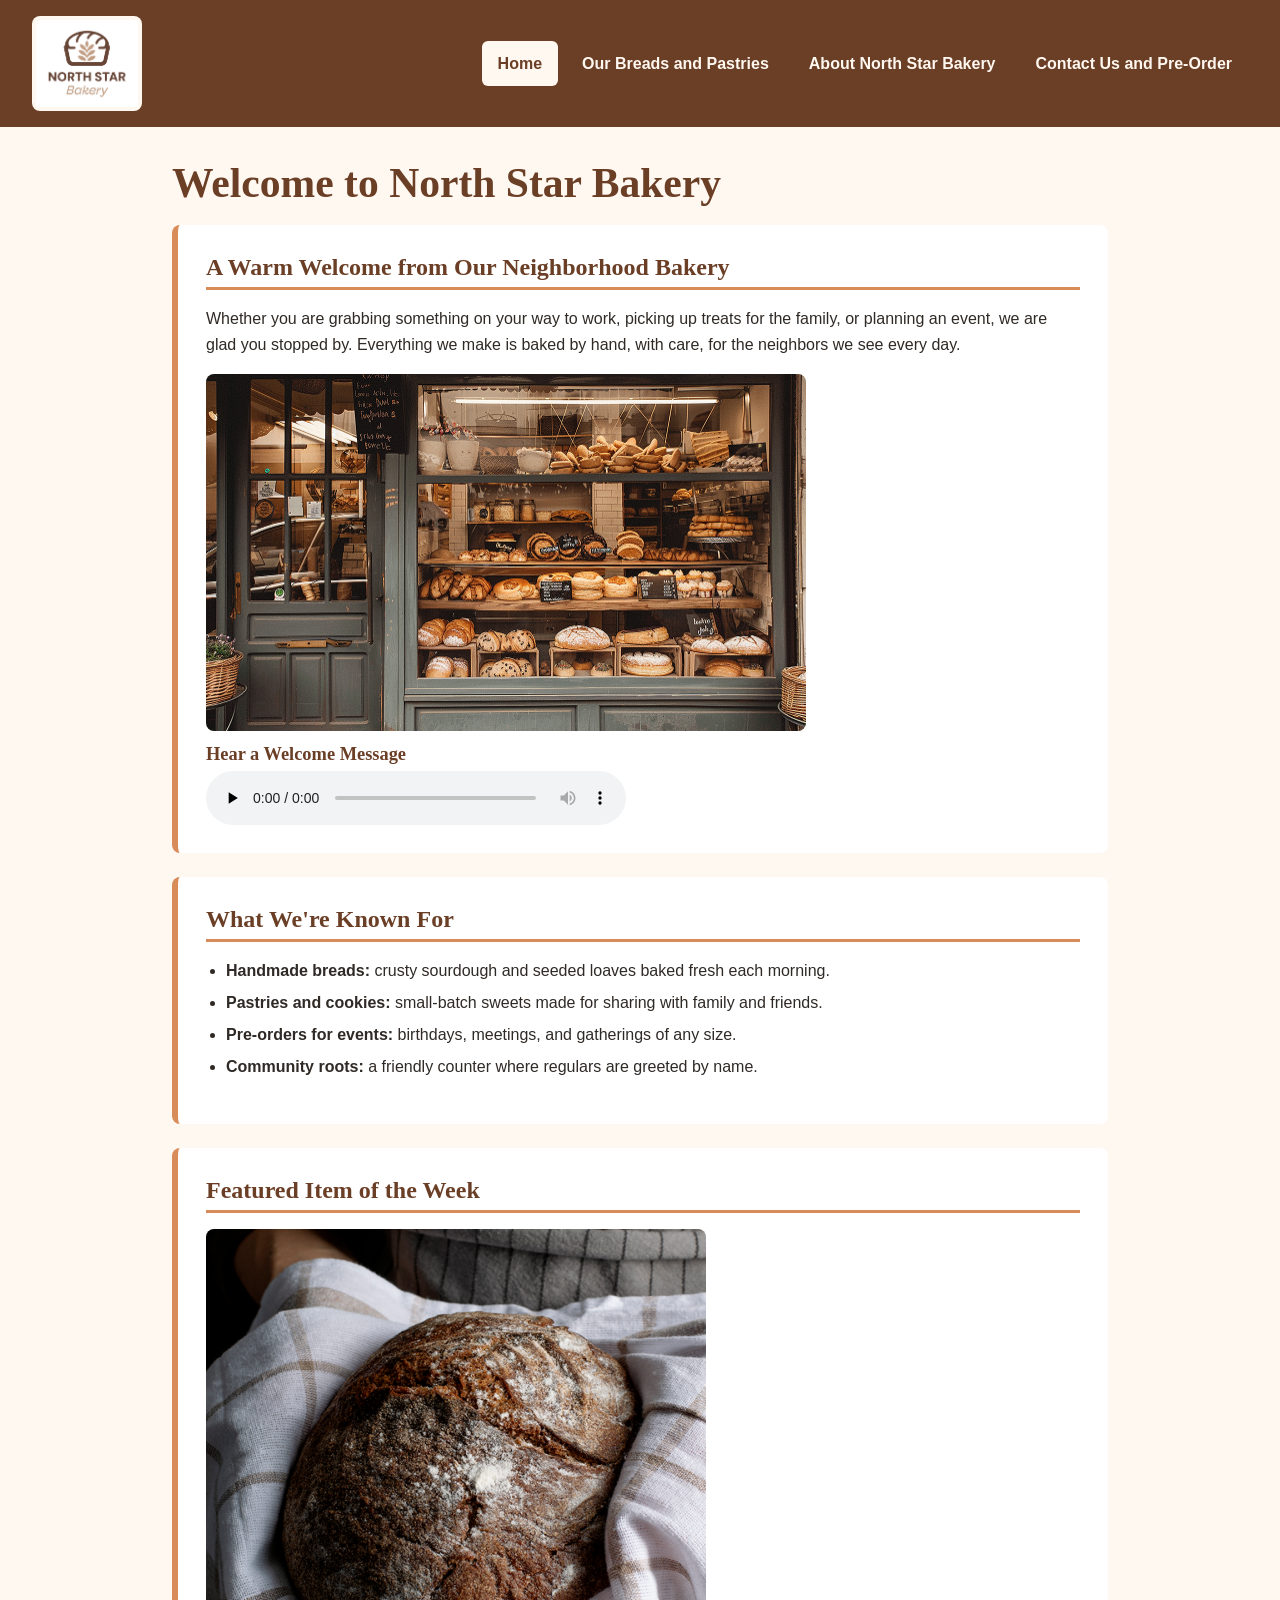
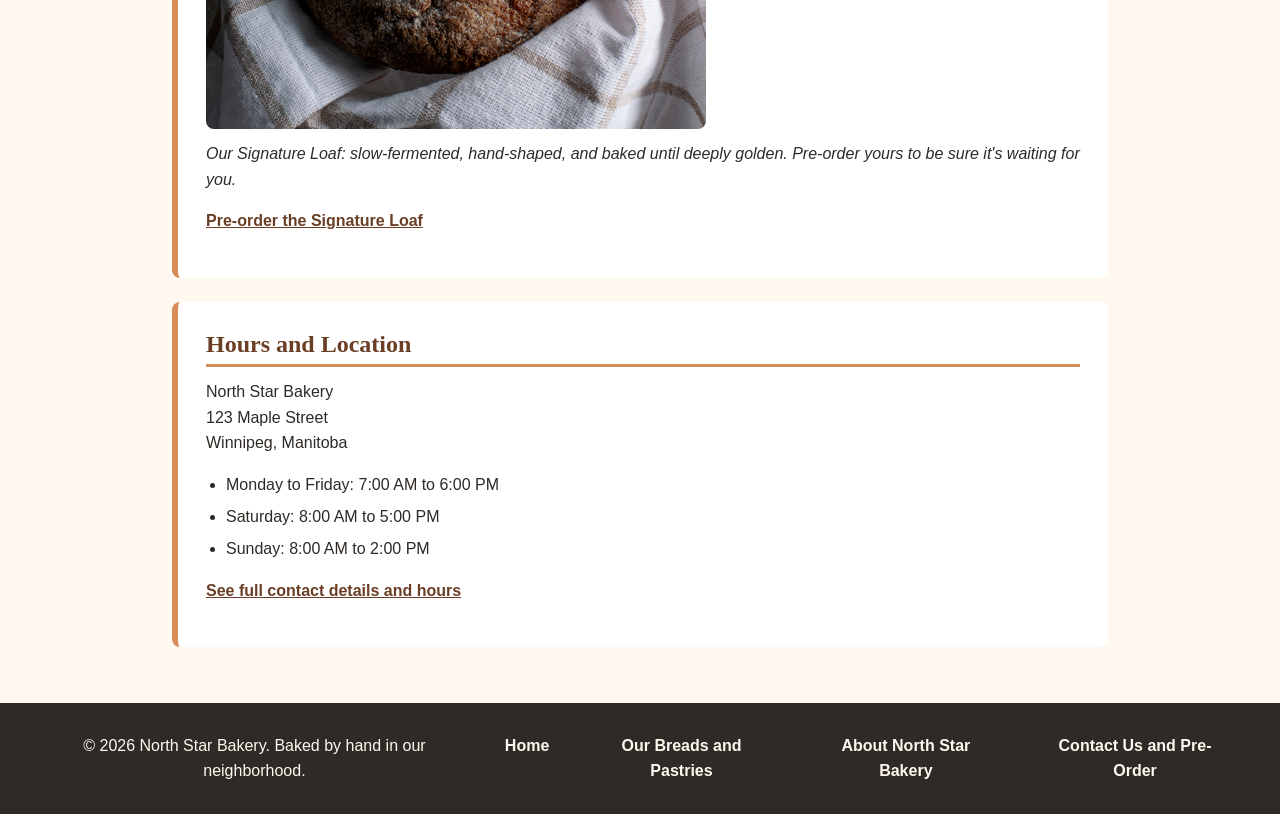
<file: index.html>
<!DOCTYPE html>
<html lang="en">
<head>
  <meta charset="UTF-8">
  <meta name="viewport" content="width=device-width, initial-scale=1.0">
  <meta name="description" content="North Star Bakery is a neighborhood bakery offering handmade breads and pastries, with pre-orders and inquiries welcome.">
  <title>North Star Bakery | Handmade Bread and Pastries</title>
  <link rel="stylesheet" href="styles.css">
</head>
<body>
  <header>
    <img src="bakery-logo.png" alt="North Star Bakery logo: a loaf of bread with a wheat stalk inside" width="200">
    <nav aria-label="Main navigation">
      <ul>
        <li><a href="index.html" aria-current="page">Home</a></li>
        <li><a href="products.html">Our Breads and Pastries</a></li>
        <li><a href="about.html">About North Star Bakery</a></li>
        <li><a href="contact.html">Contact Us and Pre-Order</a></li>
      </ul>
    </nav>
  </header>

  <main>
    <h1>Welcome to North Star Bakery</h1>

    <section aria-labelledby="welcome-heading">
      <h2 id="welcome-heading">A Warm Welcome from Our Neighborhood Bakery</h2>
      <p>Whether you are grabbing something on your way to work, picking up treats for the family, or planning an event, we are glad you stopped by. Everything we make is baked by hand, with care, for the neighbors we see every day.</p>
      <img src="bakery-storefront.jpg" alt="North Star Bakery storefront with a green-grey door and a window full of fresh loaves, rolls, and pastries on wooden shelves" width="600">

      <h3>Hear a Welcome Message</h3>
      <audio controls preload="none">
        <source src="bakery-welcome.mp3" type="audio/mpeg">
        <p>Your browser does not support the audio element. A short spoken welcome from the North Star Bakery team is available as a
          <a href="bakery-welcome.mp3">downloadable MP3 file</a>.</p>
      </audio>
    </section>

    <section aria-labelledby="known-for-heading">
      <h2 id="known-for-heading">What We're Known For</h2>
      <ul>
        <li><strong>Handmade breads:</strong> crusty sourdough and seeded loaves baked fresh each morning.</li>
        <li><strong>Pastries and cookies:</strong> small-batch sweets made for sharing with family and friends.</li>
        <li><strong>Pre-orders for events:</strong> birthdays, meetings, and gatherings of any size.</li>
        <li><strong>Community roots:</strong> a friendly counter where regulars are greeted by name.</li>
      </ul>
    </section>

    <section aria-labelledby="featured-heading">
      <h2 id="featured-heading">Featured Item of the Week</h2>
      <figure>
        <img src="bakery-signature-loaf.jpg" alt="Our Signature Loaf: a round, dark, flour-dusted loaf resting on a white checkered cloth" width="500">
        <figcaption>Our Signature Loaf: slow-fermented, hand-shaped, and baked until deeply golden. Pre-order yours to be sure it's waiting for you.</figcaption>
      </figure>
      <p><a href="contact.html">Pre-order the Signature Loaf</a></p>
    </section>

    <section aria-labelledby="visit-heading">
      <h2 id="visit-heading">Hours and Location</h2>
      <address>
        North Star Bakery<br>
        123 Maple Street<br>
        Winnipeg, Manitoba
      </address>
      <ul>
        <li>Monday to Friday: 7:00 AM to 6:00 PM</li>
        <li>Saturday: 8:00 AM to 5:00 PM</li>
        <li>Sunday: 8:00 AM to 2:00 PM</li>
      </ul>
      <p><a href="contact.html">See full contact details and hours</a></p>
    </section>
  </main>

  <footer>
    <p>&copy; 2026 North Star Bakery. Baked by hand in our neighborhood.</p>
    <nav aria-label="Footer navigation">
      <ul>
        <li><a href="index.html">Home</a></li>
        <li><a href="products.html">Our Breads and Pastries</a></li>
        <li><a href="about.html">About North Star Bakery</a></li>
        <li><a href="contact.html">Contact Us and Pre-Order</a></li>
      </ul>
    </nav>
  </footer>
  <script src="scripts.js" defer></script>
</body>
</html>
</file>
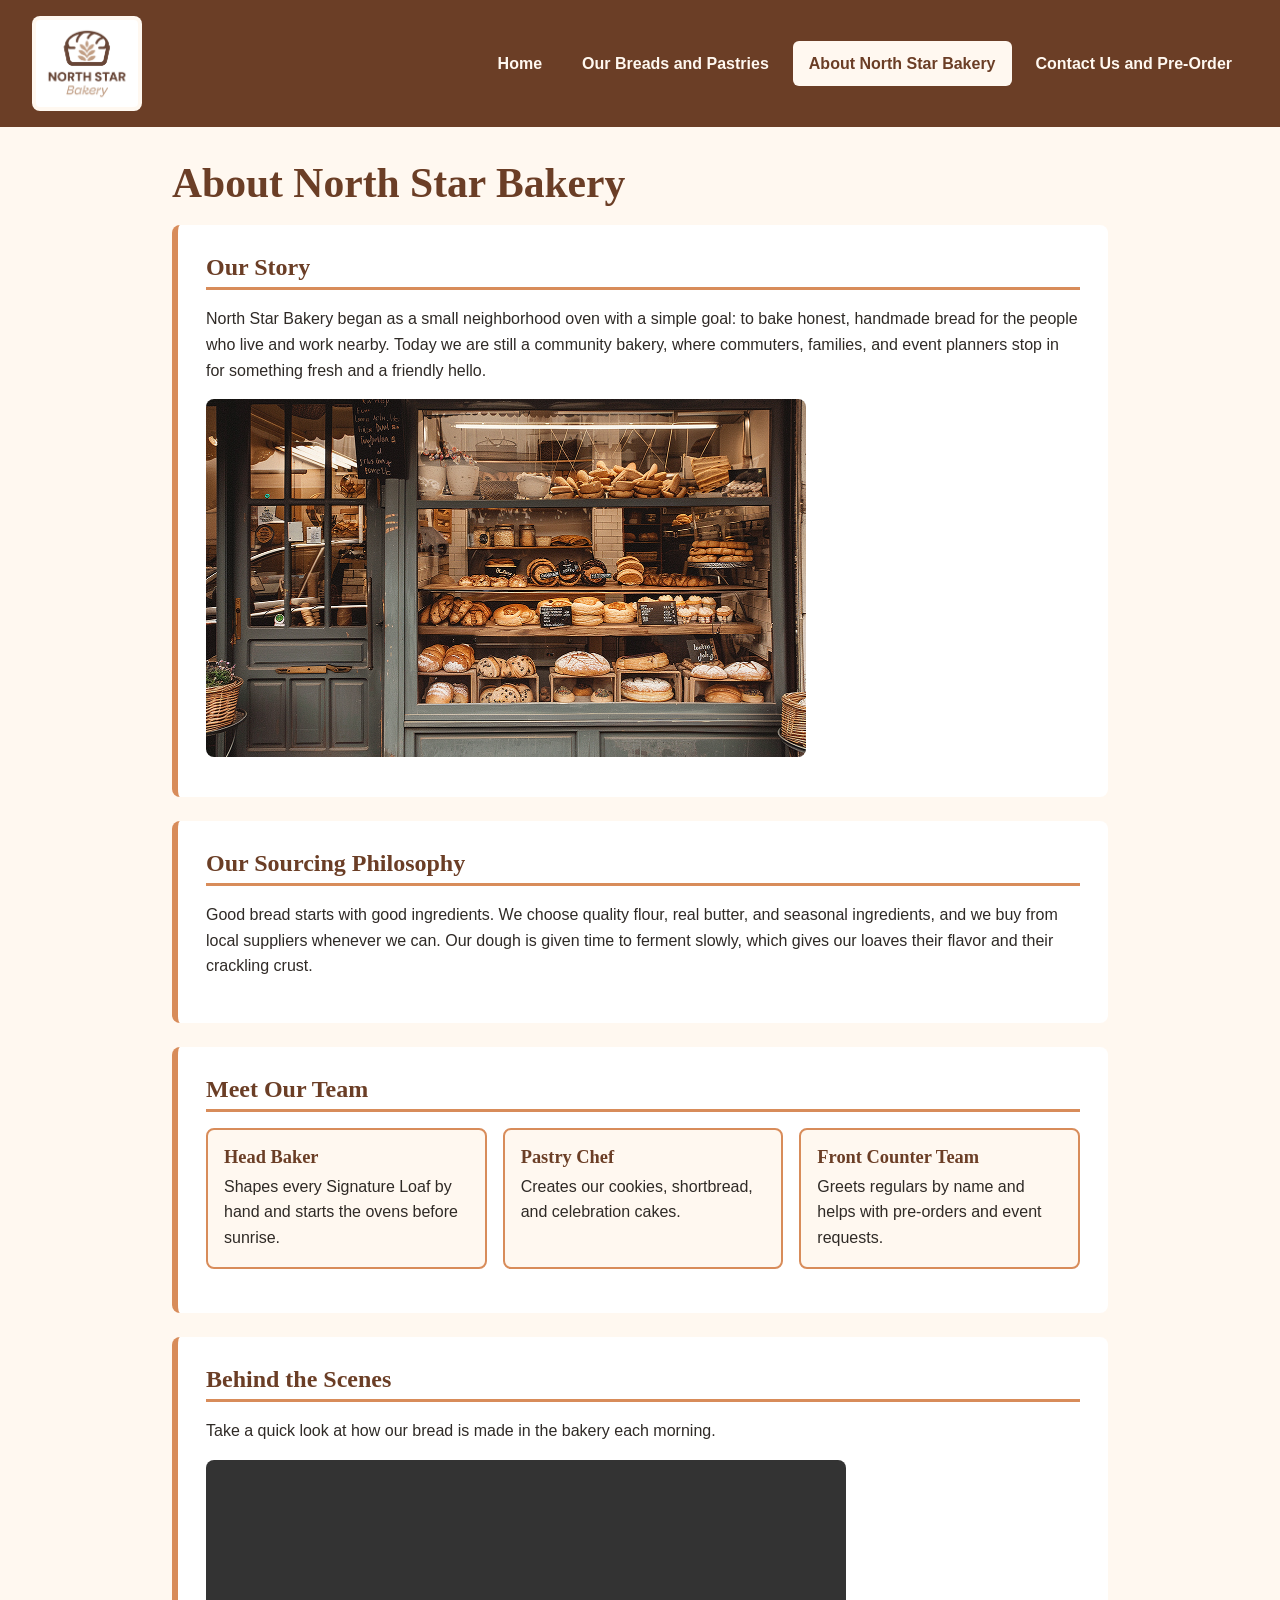
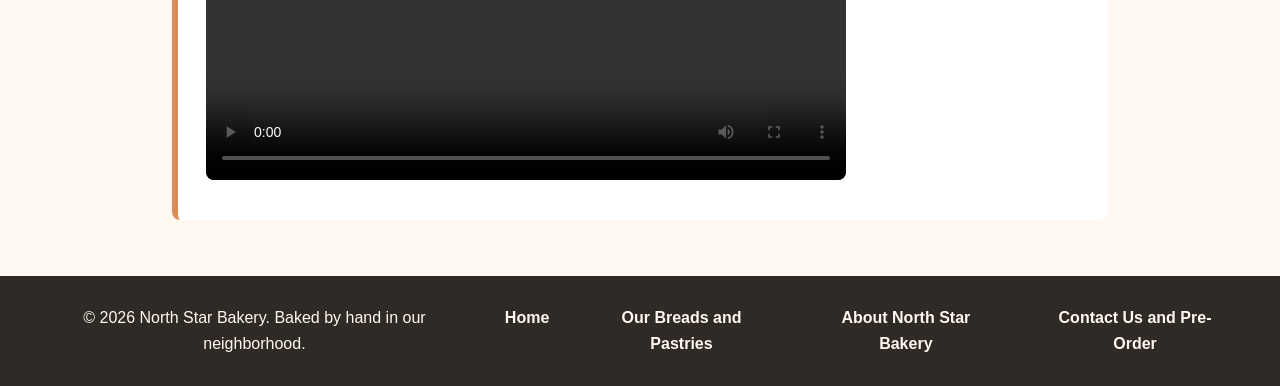
<file: about.html>
<!DOCTYPE html>
<html lang="en">
<head>
  <meta charset="UTF-8">
  <meta name="viewport" content="width=device-width, initial-scale=1.0">
  <meta name="description" content="Learn the story of North Star Bakery, our sourcing philosophy, and the people who bake for our neighborhood.">
  <title>About Us | North Star Bakery</title>
  <link rel="stylesheet" href="styles.css">
</head>
<body>
  <header>
    <img src="bakery-logo.png" alt="North Star Bakery logo: a loaf of bread with a wheat stalk inside" width="200">
    <nav aria-label="Main navigation">
      <ul>
        <li><a href="index.html">Home</a></li>
        <li><a href="products.html">Our Breads and Pastries</a></li>
        <li><a href="about.html" aria-current="page">About North Star Bakery</a></li>
        <li><a href="contact.html">Contact Us and Pre-Order</a></li>
      </ul>
    </nav>
  </header>

  <main>
    <h1>About North Star Bakery</h1>

    <section aria-labelledby="story-heading">
      <h2 id="story-heading">Our Story</h2>
      <p>North Star Bakery began as a small neighborhood oven with a simple goal: to bake honest, handmade bread for the people who live and work nearby. Today we are still a community bakery, where commuters, families, and event planners stop in for something fresh and a friendly hello.</p>
      <img src="bakery-storefront.jpg" alt="The North Star Bakery storefront at street level, with shelves of bread visible through the window" width="600">
    </section>

    <section aria-labelledby="sourcing-heading">
      <h2 id="sourcing-heading">Our Sourcing Philosophy</h2>
      <p>Good bread starts with good ingredients. We choose quality flour, real butter, and seasonal ingredients, and we buy from local suppliers whenever we can. Our dough is given time to ferment slowly, which gives our loaves their flavor and their crackling crust.</p>
    </section>

    <section aria-labelledby="staff-heading">
      <h2 id="staff-heading">Meet Our Team</h2>
      <ul class="cards">
        <li><h3>Head Baker</h3> <p>Shapes every Signature Loaf by hand and starts the ovens before sunrise.</p></li>
        <li><h3>Pastry Chef</h3> <p>Creates our cookies, shortbread, and celebration cakes.</p></li>
        <li><h3>Front Counter Team</h3> <p>Greets regulars by name and helps with pre-orders and event requests.</p></li>
      </ul>
    </section>

    <section aria-labelledby="video-heading">
      <h2 id="video-heading">Behind the Scenes</h2>
      <p>Take a quick look at how our bread is made in the bakery each morning.</p>
      <video controls preload="metadata" width="640">
        <source src="bakery-behind-scenes.mp4" type="video/mp4">
        <p>Your browser does not support the video element. This short behind-the-scenes video shows the North Star Bakery team baking bread by hand. You can
          <a href="bakery-behind-scenes.mp4">download the video</a> to watch it on your device.</p>
      </video>
    </section>
  </main>

  <footer>
    <p>&copy; 2026 North Star Bakery. Baked by hand in our neighborhood.</p>
    <nav aria-label="Footer navigation">
      <ul>
        <li><a href="index.html">Home</a></li>
        <li><a href="products.html">Our Breads and Pastries</a></li>
        <li><a href="about.html">About North Star Bakery</a></li>
        <li><a href="contact.html">Contact Us and Pre-Order</a></li>
      </ul>
    </nav>
  </footer>
  <script src="scripts.js" defer></script>
</body>
</html>
</file>
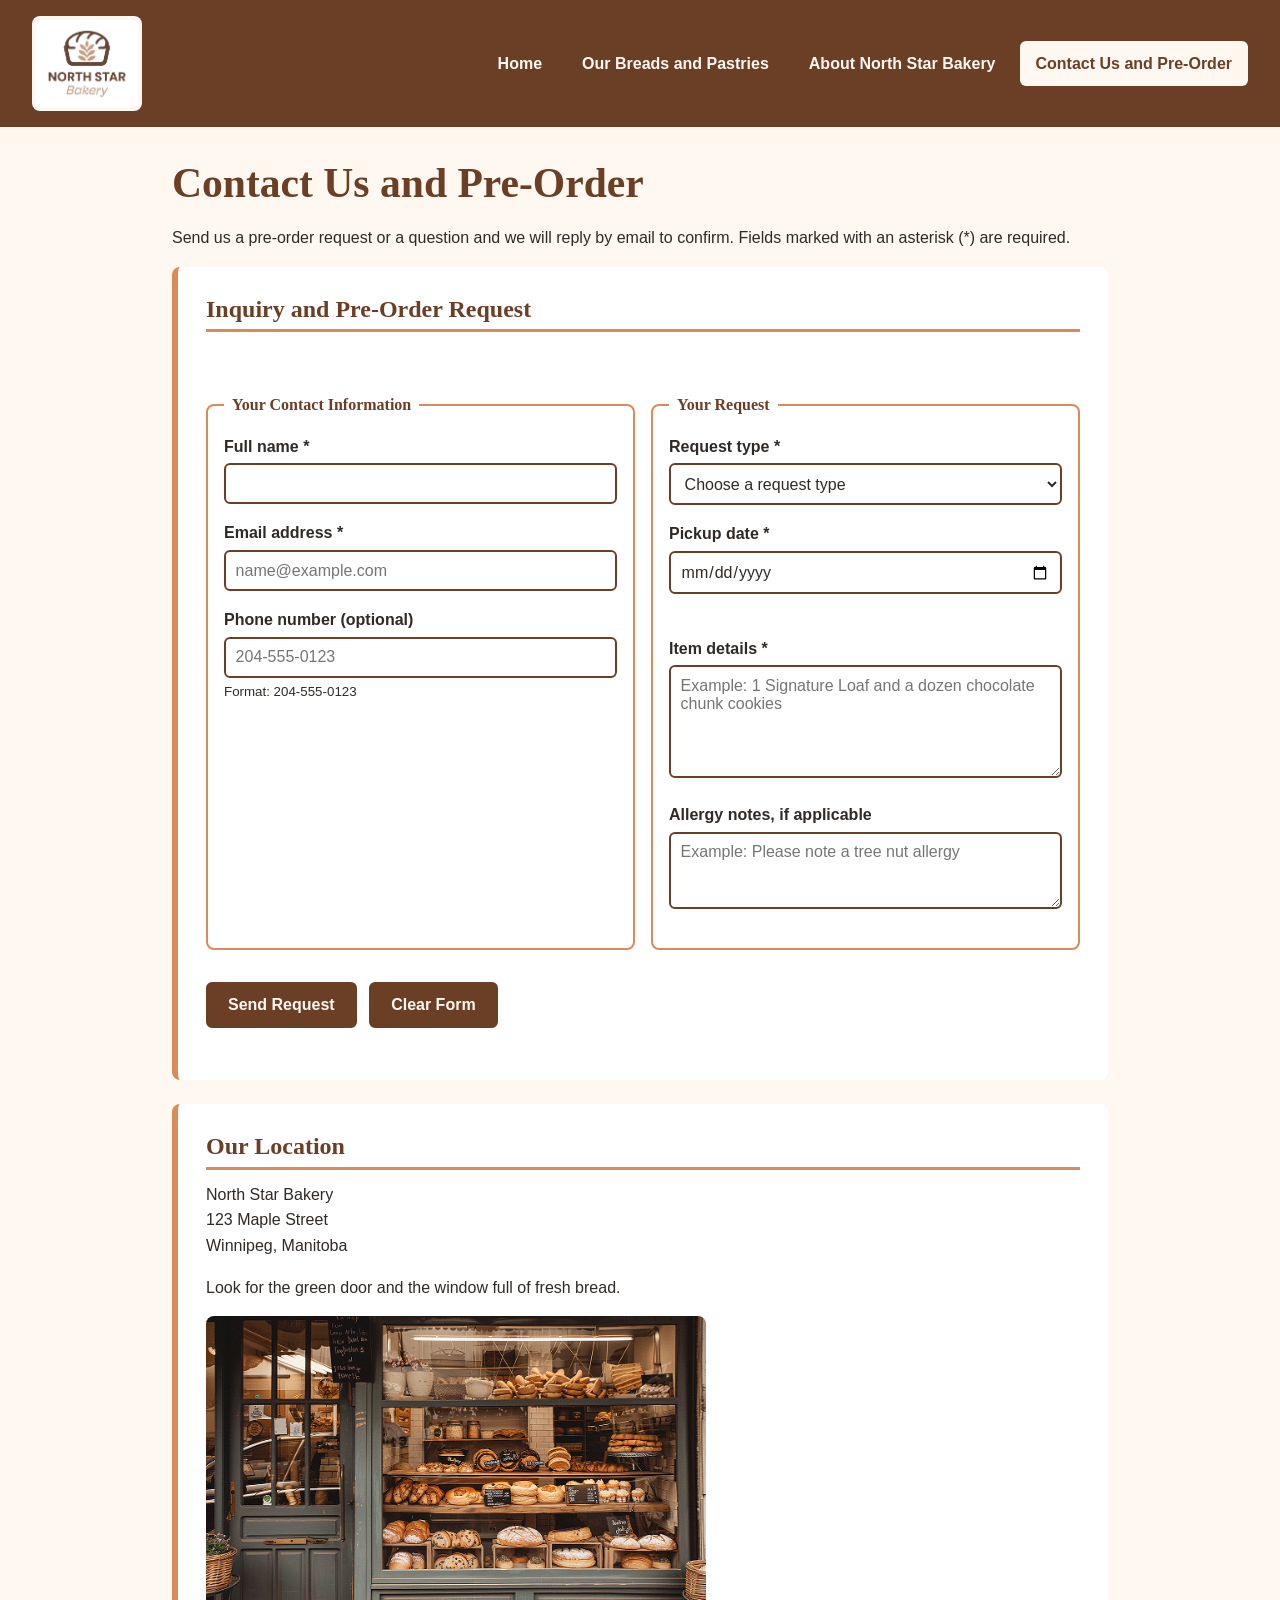
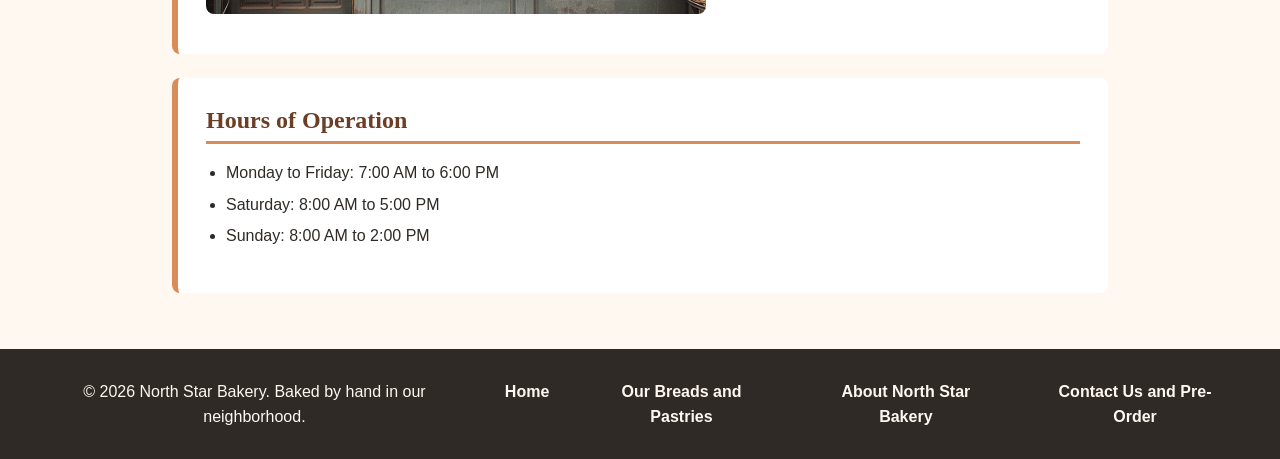
<file: contact.html>
<!DOCTYPE html>
<html lang="en">
<head>
  <meta charset="UTF-8">
  <meta name="viewport" content="width=device-width, initial-scale=1.0">
  <meta name="description" content="Contact North Star Bakery to place a pre-order or ask a question. Find our location and hours.">
  <title>Contact and Pre-Order | North Star Bakery</title>
  <link rel="stylesheet" href="styles.css">
</head>
<body>
  <header>
    <img src="bakery-logo.png" alt="North Star Bakery logo: a loaf of bread with a wheat stalk inside" width="200">
    <nav aria-label="Main navigation">
      <ul>
        <li><a href="index.html">Home</a></li>
        <li><a href="products.html">Our Breads and Pastries</a></li>
        <li><a href="about.html">About North Star Bakery</a></li>
        <li><a href="contact.html" aria-current="page">Contact Us and Pre-Order</a></li>
      </ul>
    </nav>
  </header>

  <main>
    <h1>Contact Us and Pre-Order</h1>
    <p>Send us a pre-order request or a question and we will reply by email to confirm. Fields marked with an asterisk (*) are required.</p>

    <section aria-labelledby="form-heading">
      <h2 id="form-heading">Inquiry and Pre-Order Request</h2>
      <form action="#" method="post" id="request-form" novalidate>
        <p id="form-status" role="status" tabindex="-1"></p>
        <fieldset>
          <legend>Your Contact Information</legend>
          <p>
            <label for="name">Full name *</label><br>
            <input type="text" id="name" name="name" required minlength="2" maxlength="60" autocomplete="name">
            <span class="error-message" id="name-error" aria-live="polite"></span>
          </p>
          <p>
            <label for="email">Email address *</label><br>
            <input type="email" id="email" name="email" required autocomplete="email" placeholder="name@example.com">
            <span class="error-message" id="email-error" aria-live="polite"></span>
          </p>
          <p>
            <label for="phone">Phone number (optional)</label><br>
            <input type="tel" id="phone" name="phone" pattern="[0-9]{3}-[0-9]{3}-[0-9]{4}" placeholder="204-555-0123" autocomplete="tel">
            <br><small>Format: 204-555-0123</small>
            <span class="error-message" id="phone-error" aria-live="polite"></span>
          </p>
        </fieldset>

        <fieldset>
          <legend>Your Request</legend>
          <p>
            <label for="request-type">Request type *</label><br>
            <select id="request-type" name="request_type" required>
              <option value="">Choose a request type</option>
              <option value="pre-order">Pre-order</option>
              <option value="event-order">Event or large order</option>
              <option value="general-question">General question</option>
            </select>
            <span class="error-message" id="request-type-error" aria-live="polite"></span>
          </p>
          <p>
            <label for="pickup-date">Pickup date *</label><br>
            <input type="date" id="pickup-date" name="pickup_date" required>
            <span class="error-message" id="pickup-date-error" aria-live="polite"></span>
          </p>
          <p>
            <span id="favorites-helper" hidden>
              Your saved favorites: <strong id="favorites-text"></strong>
              <button type="button" id="add-favorites">Add favorites to item details</button>
            </span><br>
            <label for="item-details">Item details *</label><br>
            <textarea id="item-details" name="item_details" rows="5" cols="40" required minlength="5" maxlength="500" placeholder="Example: 1 Signature Loaf and a dozen chocolate chunk cookies"></textarea>
            <span class="error-message" id="item-details-error" aria-live="polite"></span>
          </p>
          <p>
            <label for="allergies">Allergy notes, if applicable</label><br>
            <textarea id="allergies" name="allergy_notes" rows="3" cols="40" maxlength="300" placeholder="Example: Please note a tree nut allergy"></textarea>
          </p>
        </fieldset>

        <p>
          <button type="submit">Send Request</button>
          <button type="reset">Clear Form</button>
        </p>
      </form>
    </section>

    <section aria-labelledby="location-heading">
      <h2 id="location-heading">Our Location</h2>
      <address>
        North Star Bakery<br>
        123 Maple Street<br>
        Winnipeg, Manitoba
      </address>
      <p>Look for the green door and the window full of fresh bread.</p>
      <img src="bakery-storefront.jpg" alt="North Star Bakery storefront with a green-grey door and shelves of bread in the window" width="500">
    </section>

    <section aria-labelledby="hours-heading">
      <h2 id="hours-heading">Hours of Operation</h2>
      <ul>
        <li>Monday to Friday: 7:00 AM to 6:00 PM</li>
        <li>Saturday: 8:00 AM to 5:00 PM</li>
        <li>Sunday: 8:00 AM to 2:00 PM</li>
      </ul>
    </section>
  </main>

  <footer>
    <p>&copy; 2026 North Star Bakery. Baked by hand in our neighborhood.</p>
    <nav aria-label="Footer navigation">
      <ul>
        <li><a href="index.html">Home</a></li>
        <li><a href="products.html">Our Breads and Pastries</a></li>
        <li><a href="about.html">About North Star Bakery</a></li>
        <li><a href="contact.html">Contact Us and Pre-Order</a></li>
      </ul>
    </nav>
  </footer>
  <script src="scripts.js" defer></script>
</body>
</html>
</file>
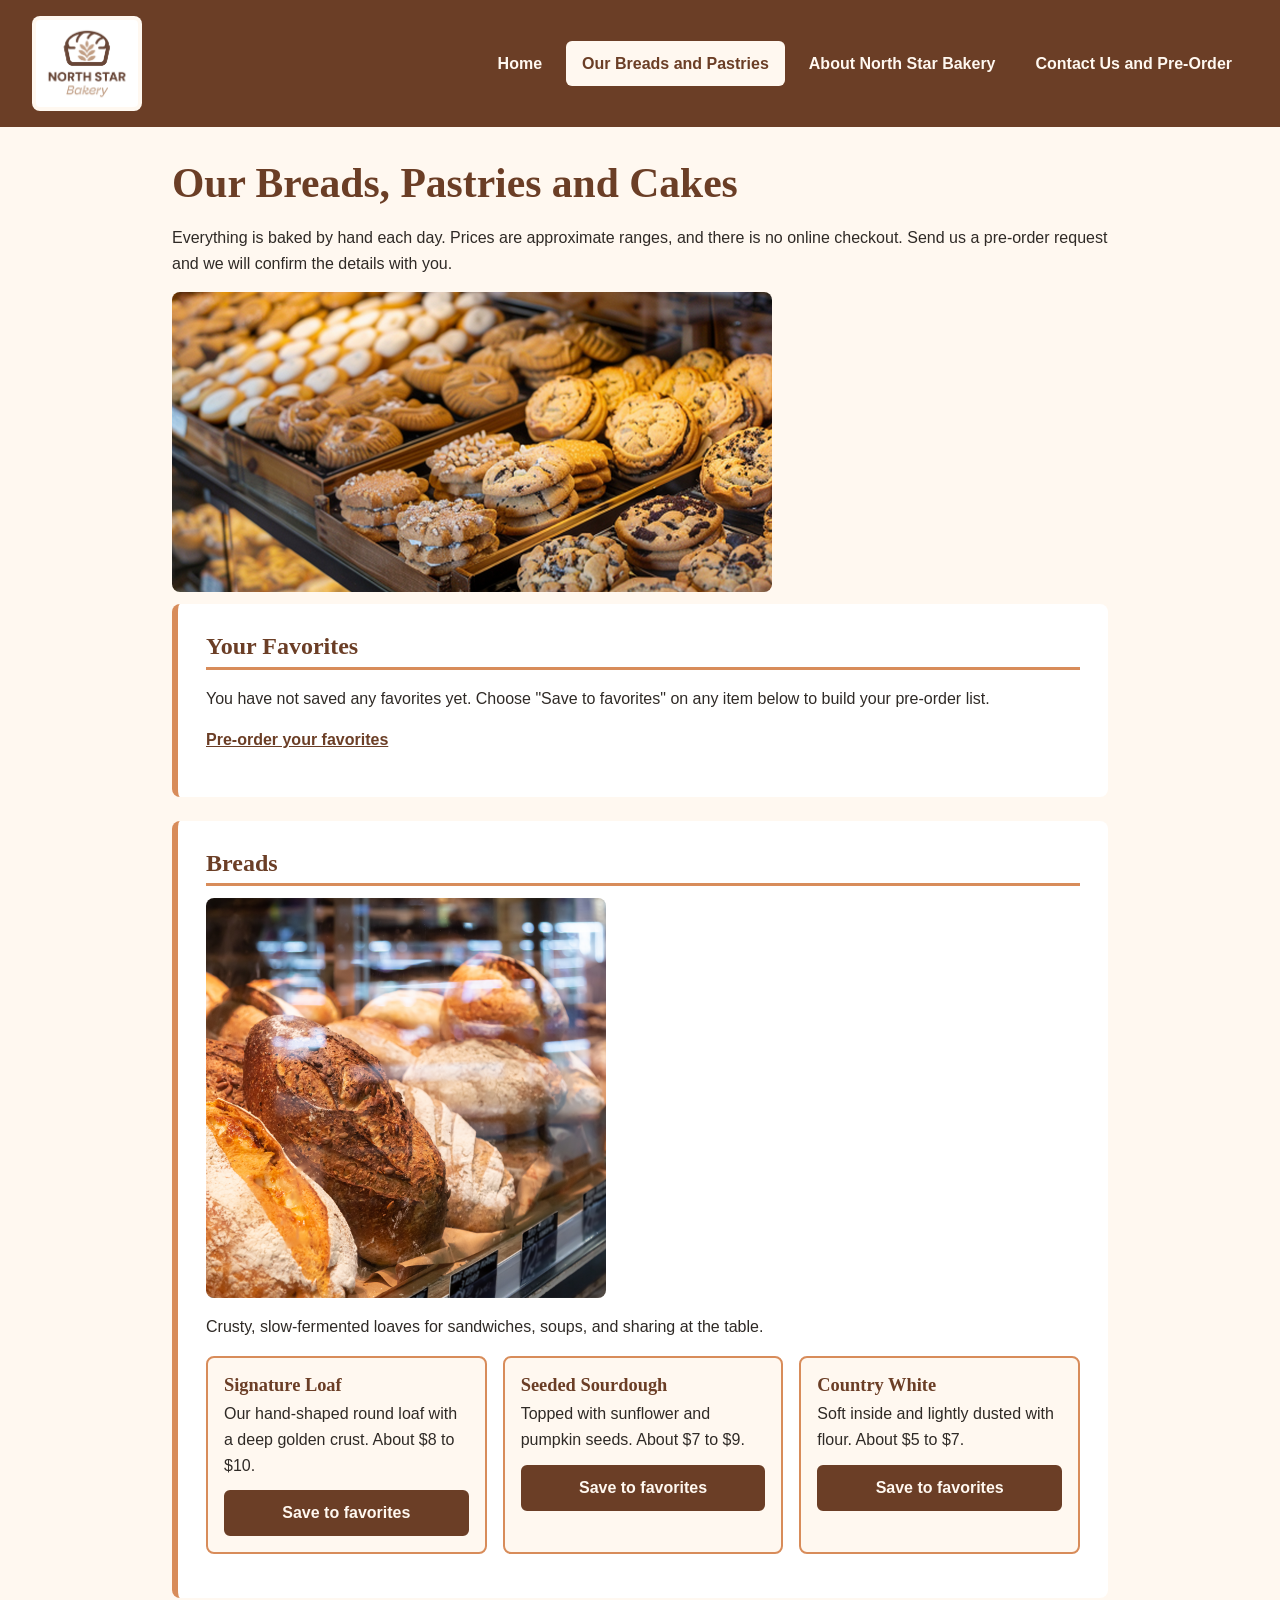
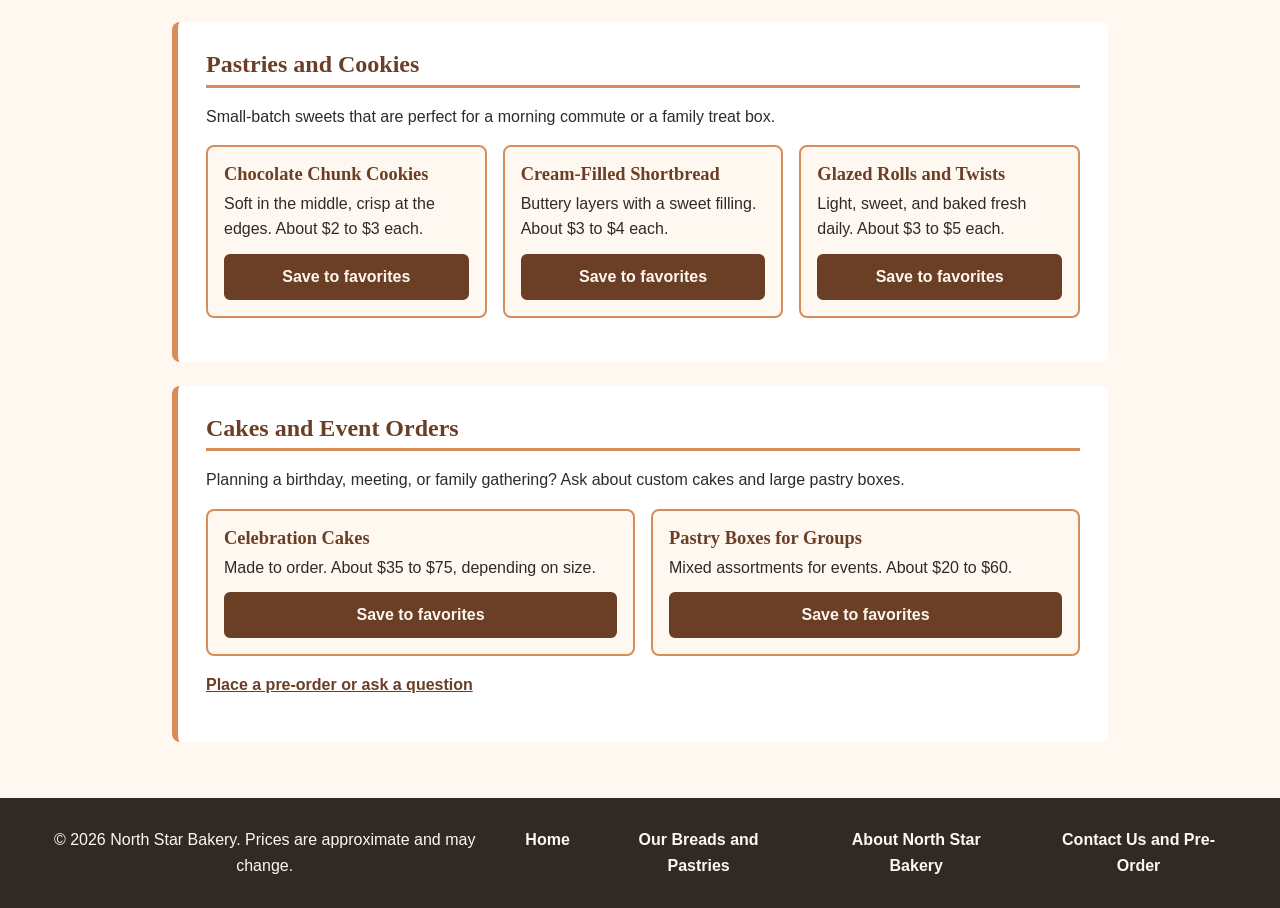
<file: products.html>
<!DOCTYPE html>
<html lang="en">
<head>
  <meta charset="UTF-8">
  <meta name="viewport" content="width=device-width, initial-scale=1.0">
  <meta name="description" content="Browse North Star Bakery's handmade breads, pastries, and cakes, with price ranges and pre-order information.">
  <title>Breads, Pastries and Cakes | North Star Bakery</title>
  <link rel="stylesheet" href="styles.css">
</head>
<body>
  <header>
    <img src="bakery-logo.png" alt="North Star Bakery logo: a loaf of bread with a wheat stalk inside" width="200">
    <nav aria-label="Main navigation">
      <ul>
        <li><a href="index.html">Home</a></li>
        <li><a href="products.html" aria-current="page">Our Breads and Pastries</a></li>
        <li><a href="about.html">About North Star Bakery</a></li>
        <li><a href="contact.html">Contact Us and Pre-Order</a></li>
      </ul>
    </nav>
  </header>

  <main>
    <h1>Our Breads, Pastries and Cakes</h1>
    <p>Everything is baked by hand each day. Prices are approximate ranges, and there is no online checkout. Send us a pre-order request and we will confirm the details with you.</p>

    <picture>
      <source media="(min-width: 700px)" srcset="bakery-feature-large.jpg">
      <img src="bakery-feature-small.jpg" alt="Trays of freshly baked cookies, filled shortbread, and glazed pastries on wooden display shelves" width="600">
    </picture>

    <section aria-labelledby="favorites-heading">
      <h2 id="favorites-heading">Your Favorites</h2>
      <p id="favorites-summary" aria-live="polite">You have not saved any favorites yet. Choose "Save to favorites" on any item below to build your pre-order list.</p>
      <ul id="favorites-list"></ul>
      <p>
        <button type="button" id="clear-favorites" hidden>Clear favorites</button>
      </p>
      <p><a href="contact.html">Pre-order your favorites</a></p>
    </section>

    <section aria-labelledby="breads-heading">
      <h2 id="breads-heading">Breads</h2>
      <img src="bakery-bread.jpg" alt="Rustic sourdough and seeded loaves with crackled golden crusts displayed behind a bakery glass case" width="400">
      <p>Crusty, slow-fermented loaves for sandwiches, soups, and sharing at the table.</p>
      <ul class="cards">
        <li data-product-id="signature-loaf"><h3>Signature Loaf</h3> <p>Our hand-shaped round loaf with a deep golden crust. About $8 to $10.</p></li>
        <li data-product-id="seeded-sourdough"><h3>Seeded Sourdough</h3> <p>Topped with sunflower and pumpkin seeds. About $7 to $9.</p></li>
        <li data-product-id="country-white"><h3>Country White</h3> <p>Soft inside and lightly dusted with flour. About $5 to $7.</p></li>
      </ul>
    </section>

    <section aria-labelledby="pastries-heading">
      <h2 id="pastries-heading">Pastries and Cookies</h2>
      <p>Small-batch sweets that are perfect for a morning commute or a family treat box.</p>
      <ul class="cards">
        <li data-product-id="chocolate-chunk-cookies"><h3>Chocolate Chunk Cookies</h3> <p>Soft in the middle, crisp at the edges. About $2 to $3 each.</p></li>
        <li data-product-id="cream-filled-shortbread"><h3>Cream-Filled Shortbread</h3> <p>Buttery layers with a sweet filling. About $3 to $4 each.</p></li>
        <li data-product-id="glazed-rolls-and-twists"><h3>Glazed Rolls and Twists</h3> <p>Light, sweet, and baked fresh daily. About $3 to $5 each.</p></li>
      </ul>
    </section>

    <section aria-labelledby="cakes-heading">
      <h2 id="cakes-heading">Cakes and Event Orders</h2>
      <p>Planning a birthday, meeting, or family gathering? Ask about custom cakes and large pastry boxes.</p>
      <ul class="cards">
        <li data-product-id="celebration-cakes"><h3>Celebration Cakes</h3> <p>Made to order. About $35 to $75, depending on size.</p></li>
        <li data-product-id="pastry-boxes-for-groups"><h3>Pastry Boxes for Groups</h3> <p>Mixed assortments for events. About $20 to $60.</p></li>
      </ul>
      <p><a href="contact.html">Place a pre-order or ask a question</a></p>
    </section>
  </main>

  <footer>
    <p>&copy; 2026 North Star Bakery. Prices are approximate and may change.</p>
    <nav aria-label="Footer navigation">
      <ul>
        <li><a href="index.html">Home</a></li>
        <li><a href="products.html">Our Breads and Pastries</a></li>
        <li><a href="about.html">About North Star Bakery</a></li>
        <li><a href="contact.html">Contact Us and Pre-Order</a></li>
      </ul>
    </nav>
  </footer>
  <script src="scripts.js" defer></script>
</body>
</html>
</file>
<file: styles.css>
/* North Star Bakery - Touchstone Task 3
   Palette: cream #FFF8F0, brown #6B3E26, peach #D88C5A, charcoal #2F2A26
   Fonts: Georgia (headings) and Arial (body) */

:root {
  --cream: #FFF8F0;
  --brown: #6B3E26;
  --peach: #D88C5A;
  --charcoal: #2F2A26;
}

* {
  box-sizing: border-box;
}

body {
  margin: 0;
  font-family: Arial, Helvetica, sans-serif;
  font-size: 1rem;
  line-height: 1.6;
  color: var(--charcoal);
  background-color: var(--cream);
}

h1, h2, h3 {
  font-family: Georgia, "Times New Roman", serif;
  color: var(--brown);
  line-height: 1.2;
}

h1 { font-size: 2rem; margin: 0 0 1rem; }
h2 { font-size: 1.5rem; margin: 0 0 0.75rem; padding-bottom: 0.35rem; border-bottom: 3px solid var(--peach); }
h3 { font-size: 1.15rem; margin: 0 0 0.35rem; }

a { color: var(--brown); font-weight: bold; }
a:hover, a:focus { color: var(--charcoal); background-color: var(--peach); }

img, video, picture { max-width: 100%; height: auto; display: block; }
audio { width: 100%; max-width: 420px; display: block; }

/* Header and navigation (mobile first: stacked) */
header {
  display: flex;
  flex-direction: column;
  align-items: center;
  gap: 0.75rem;
  padding: 1rem;
  background-color: var(--brown);
}

header img { width: 110px; background-color: var(--cream); border-radius: 8px; padding: 0.25rem; }

nav ul {
  display: flex;
  flex-direction: column;
  gap: 0.5rem;
  margin: 0;
  padding: 0;
  list-style: none;
  text-align: center;
}

nav a {
  display: block;
  padding: 0.6rem 1rem;
  border-radius: 6px;
  color: var(--cream);
  text-decoration: none;
}

nav a:hover, nav a:focus { background-color: var(--peach); color: var(--charcoal); }
nav a[aria-current="page"] { background-color: var(--cream); color: var(--brown); }

/* Main content */
main {
  max-width: 1000px;
  margin: 0 auto;
  padding: 1.5rem 1rem;
}

main section {
  margin-bottom: 1.5rem;
  padding: 1.25rem;
  background-color: #FFFFFF;
  border-left: 6px solid var(--peach);
  border-radius: 8px;
}

main section ul { padding-left: 1.25rem; }
main section li { margin-bottom: 0.4rem; }
address { font-style: normal; margin-bottom: 0.75rem; }

figure { margin: 1rem 0; }
figcaption { margin-top: 0.5rem; font-style: italic; }
main img, main video, main picture { border-radius: 8px; margin: 0.75rem 0; }

/* Product and staff cards */
.cards {
  display: flex;
  flex-direction: column;
  gap: 1rem;
  padding: 0;
  list-style: none;
}

.cards li {
  flex: 1;
  margin: 0;
  padding: 1rem;
  background-color: var(--cream);
  border: 2px solid var(--peach);
  border-radius: 8px;
}

.cards p { margin: 0; }

/* Forms */
form { display: flex; flex-direction: column; gap: 1rem; }
fieldset { margin: 0; padding: 1rem; border: 2px solid var(--peach); border-radius: 8px; }
legend { padding: 0 0.5rem; font-family: Georgia, "Times New Roman", serif; font-weight: bold; color: var(--brown); }
fieldset p { margin: 0 0 1rem; }
label { font-weight: bold; }

input, select, textarea {
  width: 100%;
  margin-top: 0.25rem;
  padding: 0.6rem;
  font-family: inherit;
  font-size: 1rem;
  color: var(--charcoal);
  background-color: #FFFFFF;
  border: 2px solid var(--brown);
  border-radius: 6px;
}

input:focus, select:focus, textarea:focus, button:focus, a:focus {
  outline: 3px solid var(--charcoal);
  outline-offset: 2px;
}

button {
  padding: 0.75rem 1.25rem;
  margin: 0 0.5rem 0.5rem 0;
  font-family: inherit;
  font-size: 1rem;
  font-weight: bold;
  color: var(--cream);
  background-color: var(--brown);
  border: 2px solid var(--brown);
  border-radius: 6px;
  cursor: pointer;
}

button:hover { background-color: var(--peach); color: var(--charcoal); }

/* Footer */
footer {
  display: flex;
  flex-direction: column;
  align-items: center;
  gap: 0.75rem;
  padding: 1.25rem 1rem;
  color: var(--cream);
  background-color: var(--charcoal);
  text-align: center;
}

footer p { margin: 0; }
footer nav a { color: var(--cream); }

/* Tablet and larger screens */
@media (min-width: 700px) {
  h1 { font-size: 2.6rem; }

  header {
    flex-direction: row;
    justify-content: space-between;
    padding: 1rem 2rem;
  }

  nav ul { flex-direction: row; }

  main { padding: 2rem; }
  main section { padding: 1.75rem; }

  .cards { flex-direction: row; flex-wrap: wrap; }
  .cards li { flex: 1 1 calc(33.333% - 1rem); }

  footer { flex-direction: row; justify-content: space-between; padding: 1.25rem 2rem; }
  footer nav ul { flex-direction: row; }
}

/* Desktop */
@media (min-width: 1000px) {
  form { flex-direction: row; flex-wrap: wrap; }
  form fieldset { flex: 1 1 45%; }
  form > p { flex: 1 1 100%; }
}

/* Touchstone 4: interactive feature, validation feedback, and status messages */
.favorite-button {
  margin: 0.75rem 0 0;
  width: 100%;
}

.favorite-button[aria-pressed="true"] {
  color: var(--charcoal);
  background-color: var(--peach);
  border-color: var(--peach);
}

#favorites-list { padding-left: 1.25rem; }

.error-message {
  display: block;
  margin-top: 0.35rem;
  color: #8B1A1A;
  font-weight: bold;
}

.error-message:empty { display: none; }

input[aria-invalid="true"],
select[aria-invalid="true"],
textarea[aria-invalid="true"] {
  border-color: #8B1A1A;
  background-color: #FFF1F1;
}

.form-status {
  margin: 0;
  padding: 0.75rem 1rem;
  font-weight: bold;
  color: var(--charcoal);
  background-color: var(--cream);
  border: 2px solid var(--peach);
  border-radius: 8px;
}

#favorites-helper { display: block; margin-bottom: 0.75rem; padding: 0.75rem; background-color: var(--cream); border: 2px dashed var(--peach); border-radius: 8px; }
#favorites-helper[hidden] { display: none; }
#favorites-helper button { margin-top: 0.5rem; }
</file>
